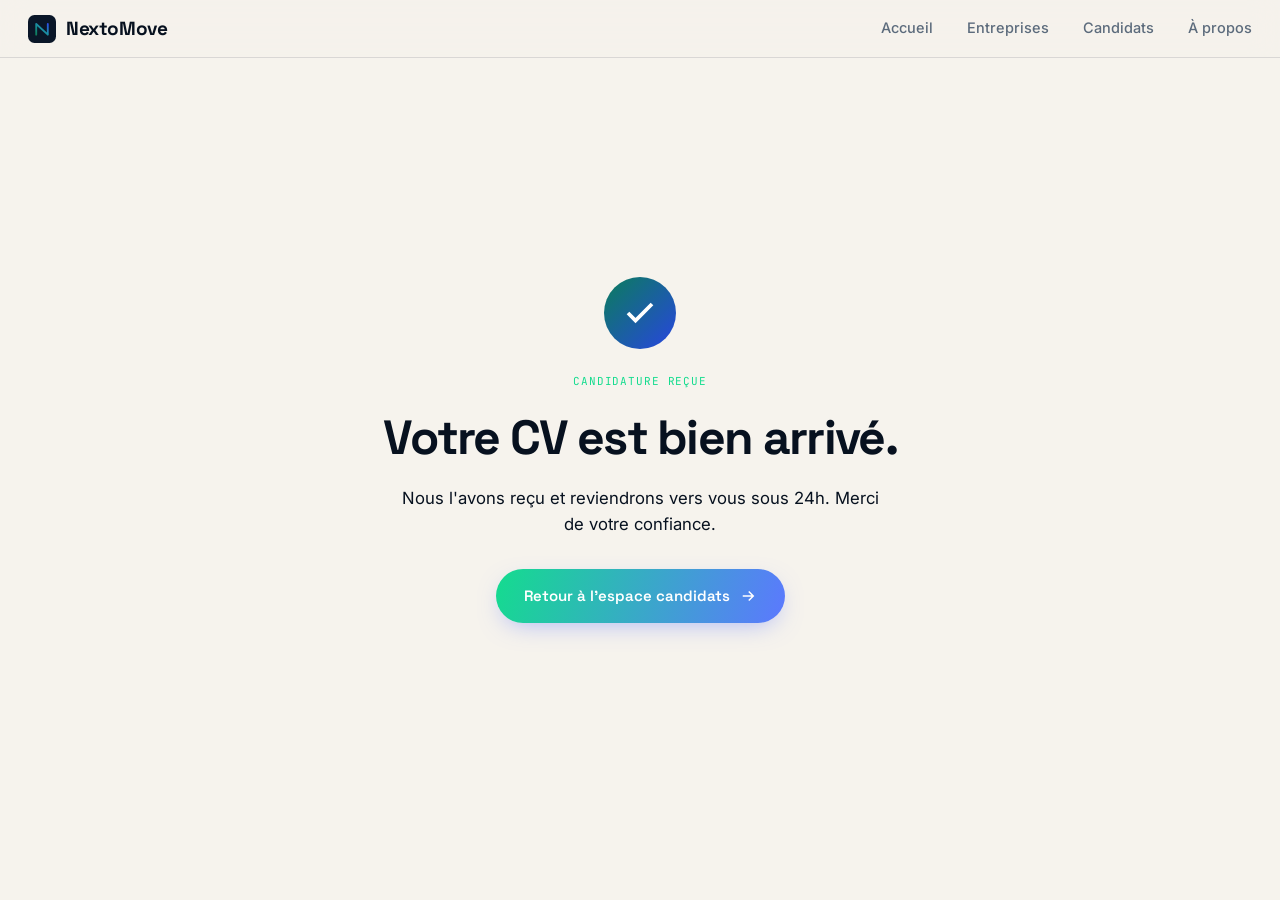
<file: merci.html>
<!DOCTYPE html>
<html lang="fr">
<head>
<meta charset="UTF-8">
<meta name="viewport" content="width=device-width, initial-scale=1.0">
<title>Candidature envoyée — NextoMove</title>
<link rel="icon" href="data:image/svg+xml,%3Csvg xmlns='http://www.w3.org/2000/svg' viewBox='0 0 512 512'%3E%3Crect width='512' height='512' rx='118' fill='%230A1628'/%3E%3Cpath d='M 150 360 L 150 165 L 362 360 L 362 165' fill='none' stroke='%232B4EE6' stroke-width='34' stroke-linecap='round' stroke-linejoin='round'/%3E%3C/svg%3E">
<link rel="preconnect" href="https://fonts.googleapis.com">
<link rel="preconnect" href="https://fonts.gstatic.com" crossorigin>
<link href="https://fonts.googleapis.com/css2?family=Space+Grotesk:wght@400;500;600;700&family=Inter:wght@400;500;600&family=JetBrains+Mono:wght@400;500&display=swap" rel="stylesheet">
<link rel="stylesheet" href="style.css">
<style>
  .merci-wrap {
    min-height: 100vh;
    display: flex;
    flex-direction: column;
    align-items: center;
    justify-content: center;
    text-align: center;
    padding: 2rem;
    gap: 1.5rem;
  }
  .merci-icon {
    width: 72px; height: 72px;
    border-radius: 50%;
    background: linear-gradient(135deg, var(--emerald), var(--azur));
    display: flex; align-items: center; justify-content: center;
    flex-shrink: 0;
  }
  .merci-icon svg { width: 36px; height: 36px; stroke: #fff; }
  .merci-wrap h1 { font-size: clamp(1.8rem, 5vw, 3rem); margin: 0; }
  .merci-wrap p  { color: var(--ink-2); max-width: 480px; margin: 0; font-size: 1.05rem; }
  .merci-tag { font-family: var(--mono); font-size: 11px; letter-spacing: .08em; color: var(--emerald-lt); text-transform: uppercase; }
</style>
</head>
<body>

<nav id="nav">
  <a href="index.html" class="logo">
    <svg class="logo-mark" viewBox="0 0 512 512" width="30" height="30" aria-hidden="true">
      <rect width="512" height="512" rx="118" fill="#0A1628"/>
      <path d="M 150 360 L 150 165 L 362 360 L 362 165" fill="none" stroke="url(#navM)" stroke-width="34" stroke-linecap="round" stroke-linejoin="round"/>
      <defs><linearGradient id="navM" x1="0" y1="1" x2="1" y2="0"><stop offset="0%" stop-color="#0E7C5A"/><stop offset="55%" stop-color="#1B8FA8"/><stop offset="100%" stop-color="#2B4EE6"/></linearGradient></defs>
    </svg>
    NextoMove</a>
  <div class="nav-links" id="navLinks">
    <a href="index.html">Accueil</a>
    <a href="entreprise.html">Entreprises</a>
    <a href="candidats.html">Candidats</a>
    <a href="about.html">À propos</a>
  </div>
  <div class="burger" id="burger"><span></span><span></span><span></span></div>
</nav>

<div class="merci-wrap">
  <div class="merci-icon">
    <svg viewBox="0 0 24 24" fill="none" stroke-width="2.5"><path d="M20 6 9 17l-5-5"/></svg>
  </div>
  <span class="merci-tag">Candidature reçue</span>
  <h1>Votre CV est bien arrivé.</h1>
  <p>Nous l'avons reçu et reviendrons vers vous sous 24h. Merci de votre confiance.</p>
  <a href="candidats.html" class="btn-primary" style="margin-top:.5rem">
    Retour à l'espace candidats
    <svg width="18" height="18" viewBox="0 0 24 24" fill="none" stroke="currentColor" stroke-width="2"><path d="M5 12h14M13 6l6 6-6 6"/></svg>
  </a>
</div>

<script src="script.js"></script>
</body>
</html>
</file>
<file: style.css>
:root{
    --night:#07111F;
    --night-2:#0D1B2E;
    --stone:#F6F3ED;
    --stone-2:#EDE9DE;
    --emerald:#0B7D5B;
    --emerald-lt:#14DC8E;
    --azur:#2845E0;
    --azur-lt:#5C78FF;
    --sand:#E8A52C;
    --ink:#07111F;
    --muted:#5C6B7C;
    --line:rgba(10,22,40,.12);
    --display:'Space Grotesk',sans-serif;
    --body:'Inter',sans-serif;
    --mono:'JetBrains Mono',monospace;
  }
  *{margin:0;padding:0;box-sizing:border-box}
  html{scroll-behavior:smooth;scroll-padding-top:72px}
  body{
    font-family:var(--body);
    background:var(--stone);
    color:var(--ink);
    line-height:1.55;
    -webkit-font-smoothing:antialiased;
    overflow-x:hidden;
  }
  ::selection{background:var(--emerald);color:var(--stone)}
  a{color:inherit;text-decoration:none}
  .wrap{max-width:1180px;margin:0 auto;padding:0 28px}

  /* ---------- NAV ---------- */
  nav{
    position:fixed;top:0;left:0;right:0;z-index:100;
    display:flex;align-items:center;justify-content:space-between;
    padding:14px 28px;
    background:rgba(245,242,236,.9);
    backdrop-filter:blur(14px);
    box-shadow:0 1px 0 var(--line);
    transition:background .4s ease,padding .4s ease,box-shadow .4s ease;
  }
  nav.scrolled{
    background:rgba(245,242,236,.9);
    backdrop-filter:blur(14px);
    padding:14px 28px;
    box-shadow:0 1px 0 var(--line);
  }
  .logo{display:flex;align-items:center;gap:10px;font-family:var(--display);font-weight:700;font-size:19px;letter-spacing:-.02em}
  .logo .logo-mark{display:block;flex-shrink:0;transition:transform .4s cubic-bezier(.34,1.56,.64,1)}
  .logo:hover .logo-mark{transform:rotate(-8deg) scale(1.08)}
  nav .logo .logo-mark{width:28px;height:28px}
  .nav-links{display:flex;gap:34px;align-items:center}
  .nav-links a{font-size:14.5px;font-weight:500;color:var(--muted);transition:color .2s}
  .nav-links a:hover{color:var(--ink)}
  .nav-links a.nav-cta{
    font-family:var(--display);font-weight:700;font-size:14.5px;letter-spacing:.01em;
    background:linear-gradient(110deg,var(--emerald-lt),var(--azur-lt));color:#fff;
    padding:12px 22px;border-radius:100px;
    display:inline-flex;align-items:center;gap:8px;
    box-shadow:0 6px 20px -6px rgba(92,120,255,.55);
    transition:transform .2s,box-shadow .2s,filter .2s;
  }
  .nav-links a.nav-cta:hover{color:#fff}
  .nav-cta svg{transition:transform .2s}
  .nav-cta:hover{transform:translateY(-2px);box-shadow:0 10px 24px -6px rgba(43,78,230,.7);filter:brightness(1.08)}
  .nav-cta:hover svg{transform:translateX(3px)}
  .burger{display:none;flex-direction:column;gap:5px;cursor:pointer;padding:6px}
  .burger span{width:24px;height:2px;background:var(--ink);transition:.3s}

  /* ---------- HERO ---------- */
  header{
    position:relative;min-height:100vh;
    display:flex;flex-direction:column;justify-content:center;
    padding-top:90px;overflow:hidden;
  }
  .hero-grid{
    display:grid;grid-template-columns:1.15fr .85fr;gap:40px;align-items:center;
  }
  .eyebrow{
    display:inline-flex;align-items:center;gap:9px;
    font-family:var(--mono);font-size:12.5px;font-weight:500;
    text-transform:uppercase;letter-spacing:.14em;color:var(--emerald);
    margin-bottom:26px;
  }
  .eyebrow::before{content:'';width:26px;height:1px;background:var(--emerald)}
  h1{
    font-family:var(--display);font-weight:700;
    font-size:clamp(2.6rem,6.2vw,4.9rem);
    line-height:.98;letter-spacing:-.035em;
  }
  h1 .grad{
    background:linear-gradient(100deg,var(--emerald) 10%,var(--azur) 90%);
    -webkit-background-clip:text;background-clip:text;color:transparent;
  }
  .hero-sub{
    font-size:clamp(1.05rem,1.5vw,1.22rem);color:var(--muted);
    max-width:480px;margin:28px 0 38px;line-height:1.6;
  }
  .hero-actions{display:flex;gap:16px;flex-wrap:wrap;align-items:center}
  .btn-primary{
    font-family:var(--display);font-weight:600;font-size:15px;
    background:linear-gradient(110deg,var(--emerald-lt),var(--azur-lt));color:#fff;
    padding:15px 28px;border-radius:100px;
    display:inline-flex;align-items:center;gap:9px;
    box-shadow:0 8px 24px -8px rgba(92,120,255,.5);
    transition:transform .25s,box-shadow .25s,filter .25s;
  }
  .btn-primary:hover{transform:translateY(-3px);box-shadow:0 16px 34px -10px rgba(92,120,255,.65);filter:brightness(1.07)}
  .btn-primary svg{transition:transform .25s}
  .btn-primary:hover svg{transform:translateX(4px)}
  .btn-ghost{
    font-family:var(--display);font-weight:600;font-size:15px;
    color:var(--ink);padding:15px 10px;
    border-bottom:2px solid transparent;transition:border-color .25s;
  }
  .btn-ghost:hover{border-color:var(--emerald)}

  /* ---------- BRIDGE (signature) ---------- */
  .bridge{position:relative;width:100%;aspect-ratio:1/1;max-width:440px;margin-left:auto}
  .bridge svg{width:100%;height:100%;overflow:visible}
  .node-label{font-family:var(--mono);font-size:11px;font-weight:500;letter-spacing:.05em}
  .stat-float{
    position:absolute;background:var(--stone);border:1px solid var(--line);
    border-radius:14px;padding:12px 15px;box-shadow:0 12px 30px -14px rgba(10,22,40,.3);
    display:flex;flex-direction:column;gap:1px;
  }
  .stat-float .num{font-family:var(--display);font-weight:700;font-size:22px;letter-spacing:-.02em}
  .stat-float .lbl{font-family:var(--mono);font-size:10px;color:var(--muted);text-transform:uppercase;letter-spacing:.08em}
  .sf-1{top:6%;left:-6%;animation:float1 6s ease-in-out infinite}
  .sf-2{bottom:10%;right:-8%;animation:float2 7s ease-in-out infinite}
  @keyframes float1{0%,100%{transform:translateY(0)}50%{transform:translateY(-10px)}}
  @keyframes float2{0%,100%{transform:translateY(0)}50%{transform:translateY(10px)}}

  .scroll-hint{
    position:absolute;bottom:30px;left:50%;transform:translateX(-50%);
    font-family:var(--mono);font-size:11px;letter-spacing:.14em;text-transform:uppercase;
    color:var(--muted);display:flex;flex-direction:column;align-items:center;gap:8px;
  }
  .scroll-hint .bar{width:1px;height:34px;background:linear-gradient(var(--muted),transparent);animation:pulse 2s infinite}
  @keyframes pulse{0%,100%{opacity:.3}50%{opacity:1}}

  /* ---------- REVEAL ---------- */
  .reveal{opacity:0;transform:translateY(28px);transition:opacity .8s cubic-bezier(.16,1,.3,1),transform .8s cubic-bezier(.16,1,.3,1)}
  .reveal.in{opacity:1;transform:none} /* fallback IO si GSAP absent */

  /* ---------- SECTION FRAME ---------- */
  section{padding:110px 0;position:relative}
  .sec-head{max-width:640px;margin-bottom:64px}
  .sec-tag{font-family:var(--mono);font-size:12.5px;font-weight:500;letter-spacing:.14em;text-transform:uppercase;color:var(--azur);margin-bottom:18px;display:block}
  .sec-title{font-family:var(--display);font-weight:700;font-size:clamp(1.9rem,3.6vw,2.9rem);line-height:1.05;letter-spacing:-.03em}
  .sec-desc{color:var(--muted);font-size:1.08rem;margin-top:18px;max-width:540px}

  /* ---------- PROBLEM (two columns) ---------- */
  .problem{background:var(--night);color:var(--stone)}
  .problem .sec-tag{color:var(--emerald-lt)}
  .problem .sec-desc{color:rgba(245,242,236,.6)}
  .split{display:grid;grid-template-columns:1fr 1fr;gap:2px;border:1px solid rgba(245,242,236,.14);border-radius:20px;overflow:hidden}
  .split-col{padding:44px 40px;background:var(--night)}
  .split-col h3{font-family:var(--display);font-weight:600;font-size:1.35rem;margin-bottom:8px;display:flex;align-items:center;gap:12px}
  .split-col .flag{font-family:var(--mono);font-size:11px;padding:4px 10px;border-radius:100px;letter-spacing:.06em}
  .fr-flag{background:rgba(43,78,230,.2);color:var(--azur-lt)}
  .ma-flag{background:rgba(22,163,116,.18);color:var(--emerald-lt)}
  .split-col p.role{color:rgba(245,242,236,.55);font-size:.95rem;margin-bottom:26px}
  .pain{display:flex;gap:14px;padding:15px 0;border-top:1px solid rgba(245,242,236,.1);align-items:flex-start}
  .pain:last-child{padding-bottom:0}
  .pain .idx{font-family:var(--mono);font-size:12px;color:rgba(245,242,236,.4);padding-top:2px}
  .pain span{font-size:.98rem;color:rgba(245,242,236,.85)}
  .bridge-mid{
    text-align:center;padding:40px 0 0;
    font-family:var(--display);font-weight:600;font-size:1.15rem;color:var(--stone);
  }
  .bridge-mid em{font-style:normal;background:linear-gradient(100deg,var(--emerald-lt),var(--azur-lt));-webkit-background-clip:text;background-clip:text;color:transparent}

  /* ---------- ROLES ---------- */
  .roles-grid{display:grid;grid-template-columns:repeat(4,1fr);gap:16px}
  .role-card{
    background:var(--stone-2);border:1px solid var(--line);border-radius:16px;
    padding:26px 22px;transition:transform .3s,border-color .3s,background .3s;position:relative;overflow:hidden;
  }
  .role-card::after{content:'';position:absolute;inset:0;background:linear-gradient(135deg,rgba(14,124,90,.06),rgba(43,78,230,.06));opacity:0;transition:opacity .3s}
  .role-card:hover{transform:translateY(-6px);border-color:transparent}
  .role-card:hover::after{opacity:1}
  .role-card .tech{font-family:var(--mono);font-size:11px;color:var(--emerald);letter-spacing:.05em;margin-bottom:14px;position:relative;z-index:1}
  .role-card h4{font-family:var(--display);font-weight:600;font-size:1.12rem;line-height:1.2;position:relative;z-index:1}
  .role-card p{font-size:.88rem;color:var(--muted);margin-top:8px;position:relative;z-index:1}

  /* ---------- PROCESS ---------- */
  .process{background:var(--night-2);color:var(--stone)}
  .process .sec-tag{color:var(--sand)}
  .process .sec-desc{color:rgba(245,242,236,.6)}
  .steps{position:relative}
  .steps::before{content:'';position:absolute;left:31px;top:20px;bottom:20px;width:2px;background:linear-gradient(var(--emerald),var(--azur))}
  .step{display:grid;grid-template-columns:64px 1fr;gap:26px;padding:22px 0;position:relative}
  .step-num{
    width:64px;height:64px;border-radius:50%;
    background:var(--night);border:2px solid rgba(245,242,236,.18);
    display:flex;align-items:center;justify-content:center;
    font-family:var(--display);font-weight:700;font-size:1.3rem;
    position:relative;z-index:2;transition:border-color .3s,background .3s,transform .3s;
  }
  .step:hover .step-num{border-color:var(--emerald-lt);background:var(--emerald);transform:scale(1.06)}
  .step-body{padding-top:8px}
  .step-body h4{font-family:var(--display);font-weight:600;font-size:1.25rem;margin-bottom:6px}
  .step-body p{color:rgba(245,242,236,.62);font-size:.98rem;max-width:560px}
  .step-tags{display:flex;gap:8px;flex-wrap:wrap;margin-top:12px}
  .step-tags span{font-family:var(--mono);font-size:11px;padding:5px 11px;border-radius:100px;background:rgba(245,242,236,.08);color:rgba(245,242,236,.7)}

  /* ---------- PRICING ---------- */
  .pricing-grid{display:grid;grid-template-columns:1fr 1fr;gap:22px;align-items:stretch}
  .price-card{
    border:1px solid var(--line);border-radius:22px;padding:38px 36px;background:var(--stone-2);
    display:flex;flex-direction:column;transition:transform .3s,box-shadow .3s;
  }
  .price-card:hover{transform:translateY(-5px);box-shadow:0 24px 50px -22px rgba(10,22,40,.28)}
  .price-card.featured{background:var(--night);color:var(--stone);border-color:var(--night)}
  .price-card .ptag{font-family:var(--mono);font-size:12px;letter-spacing:.1em;text-transform:uppercase;color:var(--emerald);margin-bottom:16px}
  .price-card.featured .ptag{color:var(--emerald-lt)}
  .price-card h3{font-family:var(--display);font-weight:700;font-size:1.5rem;letter-spacing:-.02em;margin-bottom:10px}
  .price-card .desc{font-size:.96rem;color:var(--muted);margin-bottom:26px}
  .price-card.featured .desc{color:rgba(245,242,236,.6)}
  .price-rows{display:flex;flex-direction:column;gap:2px;margin-bottom:26px}
  .price-row{display:flex;justify-content:space-between;align-items:baseline;padding:14px 0;border-top:1px solid var(--line)}
  .price-card.featured .price-row{border-color:rgba(245,242,236,.14)}
  .price-row .lvl{font-size:.98rem;font-weight:500}
  .price-row .amt{font-family:var(--display);font-weight:700;font-size:1.35rem;letter-spacing:-.02em}
  .price-row .amt small{font-family:var(--body);font-weight:400;font-size:.8rem;color:var(--muted)}
  .price-card.featured .price-row .amt small{color:rgba(245,242,236,.5)}
  .price-note{margin-top:auto;font-size:.86rem;color:var(--muted);font-family:var(--mono)}
  .price-card.featured .price-note{color:rgba(245,242,236,.5)}
  .pricing-custom{text-align:center;font-size:.95rem;color:var(--muted);margin-top:32px}
  .pricing-custom a{color:var(--azur);font-weight:500;text-decoration:none}
  .pricing-custom a:hover{text-decoration:underline}
  .free-badge{display:inline-flex;align-items:center;gap:8px;font-size:.92rem;font-weight:500;color:var(--emerald);margin-top:16px}

  /* ---------- VISION ---------- */
  .vision-track{display:grid;grid-template-columns:repeat(3,1fr);gap:20px}
  .phase{border:1px solid var(--line);border-radius:18px;padding:32px 28px;position:relative;overflow:hidden;transition:transform .3s}
  .phase:hover{transform:translateY(-6px)}
  .phase .ph-num{font-family:var(--mono);font-size:12px;letter-spacing:.12em;color:var(--muted);margin-bottom:auto}
  .phase .ph-bar{height:4px;border-radius:4px;margin:18px 0 22px}
  .phase:nth-child(1) .ph-bar{width:33%;background:var(--emerald)}
  .phase:nth-child(2) .ph-bar{width:66%;background:linear-gradient(90deg,var(--emerald),var(--sand))}
  .phase:nth-child(3) .ph-bar{width:100%;background:linear-gradient(90deg,var(--emerald),var(--azur))}
  .phase h4{font-family:var(--display);font-weight:600;font-size:1.25rem;margin-bottom:10px;line-height:1.15}
  .phase p{font-size:.96rem;color:var(--muted)}
  .phase .ph-list{margin-top:16px;display:flex;flex-wrap:wrap;gap:7px}
  .phase .ph-list span{font-family:var(--mono);font-size:11px;padding:5px 10px;border-radius:100px;background:var(--stone-2);color:var(--ink)}

  /* ---------- QUOTE ---------- */
  .quote{background:var(--night);color:var(--stone);text-align:center}
  .quote blockquote{
    font-family:var(--display);font-weight:500;
    font-size:clamp(1.5rem,3.4vw,2.4rem);line-height:1.25;letter-spacing:-.02em;
    max-width:880px;margin:0 auto;
  }
  .quote blockquote .hl{background:linear-gradient(100deg,var(--emerald-lt),var(--azur-lt));-webkit-background-clip:text;background-clip:text;color:transparent}
  .quote .qmark{font-family:var(--display);font-size:5rem;line-height:0;color:var(--emerald-lt);opacity:.35;margin-bottom:20px;display:block}

  /* ---------- CONTACT ---------- */
  .contact-grid{display:grid;grid-template-columns:1fr 1fr;gap:56px;align-items:center}
  .contact-form{display:flex;flex-direction:column;gap:16px}
  .field{display:flex;flex-direction:column;gap:7px}
  .field label{font-family:var(--mono);font-size:12px;letter-spacing:.06em;text-transform:uppercase;color:var(--muted)}
  .field input,.field select,.field textarea{
    font-family:var(--body);font-size:1rem;padding:14px 16px;
    background:var(--stone-2);border:1px solid var(--line);border-radius:12px;color:var(--ink);
    transition:border-color .2s,box-shadow .2s;
  }
  .field input:focus,.field select:focus,.field textarea:focus{outline:none;border-color:var(--emerald);box-shadow:0 0 0 3px rgba(14,124,90,.12)}
  .field textarea{resize:vertical;min-height:100px}
  .req{color:#e04545;margin-left:2px}
  .field-msg{font-family:var(--mono);font-size:11px;letter-spacing:.04em;min-height:14px}
  .field.error .field-msg{color:#e04545}
  .field.success .field-msg{color:var(--emerald)}
  .field.error input,.field.error select,.field.error textarea{border-color:#e04545;box-shadow:0 0 0 3px rgba(224,69,69,.1)}
  .field.success input,.field.success select,.field.success textarea{border-color:var(--emerald)}
  .cand-form .field.error input,.cand-form .field.error select,.cand-form .field.error .dropzone{border-color:#fc8181;box-shadow:0 0 0 3px rgba(252,129,129,.12)}
  .cand-form .field.error .field-msg{color:#fc8181}
  .cand-form .field.success input,.cand-form .field.success select{border-color:var(--emerald-lt)}
  .cand-form .field.success .field-msg{color:var(--emerald-lt)}
  .form-btn{font-family:var(--display);font-weight:600;font-size:15px;background:var(--ink);color:var(--stone);padding:16px;border:none;border-radius:12px;cursor:pointer;transition:background .25s,transform .2s;margin-top:6px}
  .form-btn:hover{background:var(--emerald);transform:translateY(-2px)}
  .contact-aside h3{font-family:var(--display);font-weight:700;font-size:clamp(1.8rem,3vw,2.4rem);letter-spacing:-.03em;line-height:1.05;margin-bottom:20px}
  .contact-aside p{color:var(--muted);font-size:1.05rem;margin-bottom:28px;max-width:400px}
  .contact-detail{display:flex;gap:14px;align-items:center;padding:16px 0;border-top:1px solid var(--line)}
  .contact-detail .ci{width:42px;height:42px;border-radius:12px;background:var(--stone-2);display:flex;align-items:center;justify-content:center;flex-shrink:0}
  .contact-detail .ci svg{width:20px;height:20px;stroke:var(--emerald)}
  .contact-detail .ct{font-family:var(--mono);font-size:11px;text-transform:uppercase;letter-spacing:.08em;color:var(--muted)}
  .contact-detail .cv{font-weight:500;font-size:1rem}

  /* ---------- FOOTER ---------- */
  footer{background:var(--night);color:var(--stone);padding:60px 0 34px}
  .foot-top{display:flex;justify-content:space-between;align-items:flex-start;gap:40px;flex-wrap:wrap;padding-bottom:40px;border-bottom:1px solid rgba(245,242,236,.12)}
  .foot-brand{max-width:320px}
  .foot-brand .logo{color:var(--stone);margin-bottom:16px}
  .foot-brand p{color:rgba(245,242,236,.55);font-size:.95rem}
  .foot-cols{display:flex;gap:64px;flex-wrap:wrap}
  .foot-col h5{font-family:var(--mono);font-size:11px;text-transform:uppercase;letter-spacing:.1em;color:rgba(245,242,236,.5);margin-bottom:16px}
  .foot-col a{display:block;color:rgba(245,242,236,.8);font-size:.95rem;padding:6px 0;transition:color .2s}
  .foot-col a:hover{color:var(--emerald-lt)}
  .foot-bottom{display:flex;justify-content:space-between;align-items:center;padding-top:26px;flex-wrap:wrap;gap:12px}
  .foot-bottom p{color:rgba(245,242,236,.45);font-size:.85rem;font-family:var(--mono)}

  /* ---------- CANDIDAT ---------- */
  .candidate{background:var(--night-2);color:var(--stone);position:relative;overflow:hidden}
  .candidate::before{content:'';position:absolute;top:-120px;right:-120px;width:420px;height:420px;border-radius:50%;background:radial-gradient(circle,rgba(14,124,90,.22),transparent 70%);pointer-events:none}
  .candidate .sec-tag{color:var(--emerald-lt)}
  .candidate .sec-desc{color:rgba(245,242,236,.62)}
  .cand-grid{display:grid;grid-template-columns:1fr 1fr;gap:56px;align-items:start;position:relative;z-index:1}
  /* candidate journey */
  .cand-journey{display:flex;flex-direction:column;gap:0}
  .cj-step{display:grid;grid-template-columns:52px 1fr;gap:20px;position:relative;padding-bottom:30px}
  .cj-step:last-child{padding-bottom:0}
  .cj-step::before{content:'';position:absolute;left:25px;top:52px;bottom:-4px;width:2px;background:linear-gradient(var(--emerald-lt),rgba(245,242,236,.12))}
  .cj-step:last-child::before{display:none}
  .cj-dot{
    width:52px;height:52px;border-radius:14px;flex-shrink:0;
    background:var(--night);border:1px solid rgba(245,242,236,.18);
    display:flex;align-items:center;justify-content:center;
    font-family:var(--display);font-weight:700;font-size:1.05rem;color:var(--emerald-lt);
    position:relative;z-index:2;
  }
  .cj-body h4{font-family:var(--display);font-weight:600;font-size:1.14rem;margin-bottom:5px;padding-top:12px}
  .cj-body p{color:rgba(245,242,236,.6);font-size:.95rem}
  .cj-body .cj-time{font-family:var(--mono);font-size:11px;color:var(--sand);letter-spacing:.05em;margin-top:6px;display:inline-block}
  /* candidate form / dropzone */
  .cand-form{background:var(--night);border:1px solid rgba(245,242,236,.14);border-radius:22px;padding:34px 32px;display:flex;flex-direction:column;gap:15px}
  .cand-form h3{font-family:var(--display);font-weight:700;font-size:1.35rem;letter-spacing:-.02em;margin-bottom:2px}
  .cand-form .cf-sub{color:rgba(245,242,236,.58);font-size:.94rem;margin-bottom:12px}
  .cand-form .field label{color:rgba(245,242,236,.55)}
  .cand-form .field input,.cand-form .field select{background:var(--night-2);border-color:rgba(245,242,236,.16);color:var(--stone)}
  .cand-form .field input::placeholder{color:rgba(245,242,236,.35)}
  .cand-form .field input:focus,.cand-form .field select:focus{border-color:var(--emerald-lt);box-shadow:0 0 0 3px rgba(22,163,116,.18)}
  .cand-form .field select option{background:var(--night-2);color:var(--stone)}
  .dropzone{
    border:1.5px dashed rgba(245,242,236,.28);border-radius:14px;
    padding:28px 20px;text-align:center;cursor:pointer;
    transition:border-color .25s,background .25s;
    display:flex;flex-direction:column;align-items:center;gap:10px;
  }
  .dropzone:hover,.dropzone.drag{border-color:var(--emerald-lt);background:rgba(22,163,116,.08)}
  .dropzone svg{width:30px;height:30px;stroke:var(--emerald-lt)}
  .dropzone .dz-main{font-family:var(--display);font-weight:600;font-size:.98rem;color:var(--stone)}
  .dropzone .dz-sub{font-family:var(--mono);font-size:11px;color:rgba(245,242,236,.45);letter-spacing:.04em}
  .dropzone.has-file{border-color:var(--emerald-lt);background:rgba(22,163,116,.1)}
  .dropzone.has-file .dz-main{color:var(--emerald-lt)}
  .cand-btn{font-family:var(--display);font-weight:600;font-size:15px;background:var(--emerald);color:var(--stone);padding:16px;border:none;border-radius:12px;cursor:pointer;transition:background .25s,transform .2s;margin-top:4px}
  .cand-btn:hover{background:var(--emerald-lt);transform:translateY(-2px)}
  .cand-legal{font-family:var(--mono);font-size:11px;color:rgba(245,242,236,.4);text-align:center;line-height:1.5}

  /* ---------- HERO DARK ---------- */
  header{background:var(--night)}
  header:not(.page-hero){
    background:
      radial-gradient(ellipse 80% 70% at 105% 10%,rgba(92,120,255,.22) 0%,transparent 55%),
      radial-gradient(ellipse 65% 65% at -5% 92%,rgba(20,220,142,.15) 0%,transparent 55%),
      var(--night);
  }
  header:not(.page-hero)::before{
    content:'';position:absolute;inset:0;
    background-image:radial-gradient(rgba(255,255,255,.05) 1px,transparent 1px);
    background-size:28px 28px;
    pointer-events:none;z-index:0;
  }
  header .wrap{position:relative;z-index:1}
  header h1{color:var(--stone)}
  header .hero-sub{color:rgba(246,243,237,.65)}
  header .btn-ghost{color:var(--stone)}
  header .btn-ghost:hover{border-color:var(--emerald-lt)}
  header .scroll-hint{color:rgba(246,243,237,.38)}
  header .stat-float{
    background:rgba(255,255,255,.07);
    backdrop-filter:blur(20px);-webkit-backdrop-filter:blur(20px);
    border:1px solid rgba(255,255,255,.13);
    color:var(--stone);
    box-shadow:0 8px 32px -12px rgba(0,0,0,.65);
  }
  header .stat-float .lbl{color:rgba(246,243,237,.5)}

  /* ---------- SECTION MESH BLOBS ---------- */
  section{overflow:hidden}
  .mesh-blob{
    position:absolute;border-radius:50%;pointer-events:none;
    filter:blur(80px);opacity:.45;z-index:0;
  }
  .mesh-blob.b1{
    width:420px;height:420px;
    background:radial-gradient(circle,rgba(43,78,230,.35),transparent 70%);
    top:-120px;right:-80px;
  }
  .mesh-blob.b2{
    width:340px;height:340px;
    background:radial-gradient(circle,rgba(14,124,90,.28),transparent 70%);
    bottom:-80px;left:-60px;
  }
  .problem .mesh-blob.b1,.process .mesh-blob.b1,.quote .mesh-blob.b1{background:radial-gradient(circle,rgba(43,78,230,.25),transparent 70%)}
  .problem .mesh-blob.b2,.process .mesh-blob.b2,.quote .mesh-blob.b2{background:radial-gradient(circle,rgba(22,163,116,.2),transparent 70%)}
  section .wrap{position:relative;z-index:1}
  section .sec-head{position:relative;z-index:1}

  /* ---------- TILT CARDS ---------- */
  .role-card,.price-card,.phase,.step,.split-col,.cand-form{
    transition:transform .12s ease-out,box-shadow .12s ease-out;
    will-change:transform;
  }
  .role-card:hover{transform:none}
  .price-card:hover{transform:none}
  .phase:hover{transform:none}
  .role-card:hover{
    z-index:2;
    box-shadow:0 28px 64px -18px rgba(43,78,230,.3),0 8px 20px -8px rgba(43,78,230,.14);
    border-color:rgba(43,78,230,.2);
  }
  .price-card.featured:hover{box-shadow:0 32px 64px -18px rgba(43,78,230,.55)}
  .price-card:not(.featured):hover{box-shadow:0 28px 50px -18px rgba(10,22,40,.22)}
  .phase:hover{box-shadow:0 24px 50px -16px rgba(43,78,230,.22)}
  .split-col:hover{box-shadow:0 20px 50px -16px rgba(0,0,0,.4)}
  .split-col{border-radius:0;transition:transform .12s ease-out}
  .step{transition:transform .12s ease-out}
  .step:hover .step-num{border-color:var(--emerald-lt);background:var(--emerald);transform:scale(1.06)}

  /* ---------- DESIGN POLISH ---------- */
  #expertise{background:linear-gradient(160deg,var(--stone) 55%,rgba(92,120,255,.05))}
  #tarifs{background:linear-gradient(160deg,rgba(20,220,142,.04),var(--stone) 50%)}
  header.page-hero::after{
    content:'';position:absolute;
    width:600px;height:600px;border-radius:50%;
    background:radial-gradient(circle,rgba(88,120,255,.18) 0%,transparent 70%);
    top:50%;right:5%;transform:translateY(-50%);
    pointer-events:none;z-index:0;
  }
  .problem{border-top:1px solid rgba(245,242,236,.06)}
  .process{border-top:1px solid rgba(245,242,236,.06)}
  .role-card::before{
    content:'';position:absolute;inset:-1px;border-radius:inherit;
    background:linear-gradient(135deg,rgba(43,78,230,.18),rgba(14,124,90,.18));
    opacity:0;transition:opacity .3s;z-index:0;
  }
  .role-card:hover::before{opacity:1}
  .step-num{box-shadow:0 0 0 0 rgba(14,124,90,0);transition:border-color .3s,background .3s,transform .3s,box-shadow .3s}
  .step:hover .step-num{box-shadow:0 0 0 8px rgba(14,124,90,.12)}
  .phase{position:relative}
  .phase::after{
    content:'';position:absolute;inset:0;border-radius:inherit;
    background:linear-gradient(135deg,rgba(43,78,230,.18),rgba(14,124,90,.12));
    opacity:0;transition:opacity .3s;pointer-events:none;
  }
  .phase:hover::after{opacity:1}
  .price-card.featured::before{
    content:'';position:absolute;inset:-2px;border-radius:24px;
    background:linear-gradient(135deg,var(--emerald),var(--azur));
    z-index:-1;opacity:.4;transition:opacity .3s;
  }
  .price-card.featured:hover::before{opacity:.7}
  .price-card{position:relative;overflow:visible}
  .candidate .cand-form{
    border-radius:24px;padding:40px 36px;
    box-shadow:0 20px 60px -20px rgba(10,22,40,.3);
  }

  /* ---------- ABOUT ---------- */
  #about{padding:120px 0}
  .about-grid{display:grid;grid-template-columns:1.3fr 1fr;gap:56px;align-items:start;margin-top:56px}
  .about-card{background:#fff;border:1px solid var(--line);border-radius:24px;padding:44px;display:flex;flex-direction:column;gap:28px}
  .about-avatar{width:80px;height:80px;border-radius:50%;overflow:hidden;flex-shrink:0}
  .about-copy{display:flex;flex-direction:column;gap:16px}
  .about-name{font-family:var(--display);font-weight:700;font-size:1.35rem;letter-spacing:-.02em;color:var(--ink)}
  .about-role{font-family:var(--mono);font-size:12px;font-weight:500;text-transform:uppercase;letter-spacing:.1em;color:var(--emerald);margin-top:-6px}
  .about-copy p{font-size:15.5px;color:var(--muted);line-height:1.7}
  .about-copy em{color:var(--ink);font-style:normal;font-weight:600}
  .about-tags{display:flex;flex-wrap:wrap;gap:8px;margin-top:4px}
  .about-tags span{font-family:var(--mono);font-size:11.5px;font-weight:500;color:var(--azur);background:rgba(43,78,230,.07);border:1px solid rgba(43,78,230,.18);padding:5px 12px;border-radius:100px}
  .about-values{display:flex;flex-direction:column;gap:28px;padding-top:8px}
  .value-item{display:flex;gap:18px;align-items:flex-start}
  .vi-icon{width:44px;height:44px;flex-shrink:0;background:linear-gradient(135deg,rgba(14,124,90,.12),rgba(43,78,230,.12));border-radius:12px;display:flex;align-items:center;justify-content:center;color:var(--azur)}
  .value-item h4{font-family:var(--display);font-weight:600;font-size:15px;margin-bottom:5px}
  .value-item p{font-size:14px;color:var(--muted);line-height:1.6}

  /* ---------- NAV ON DARK PAGES ---------- */
  .nav-links a[aria-current="page"]{color:var(--ink);font-weight:600}

  /* ---------- PAGE HERO (sub-pages) ---------- */
  header.page-hero{min-height:60vh;padding:150px 0 90px;justify-content:flex-start}
  header.page-hero h1{font-size:clamp(2.2rem,5vw,3.8rem)}
  header.page-hero::before{
    content:'';position:absolute;inset:0;
    background:radial-gradient(ellipse 70% 60% at 70% 40%,rgba(43,78,230,.18) 0%,transparent 70%),
               radial-gradient(ellipse 50% 50% at 20% 70%,rgba(14,124,90,.14) 0%,transparent 60%);
    pointer-events:none;z-index:0;
  }
  header.page-hero .wrap{position:relative;z-index:1}
  .page-hero--candidats .eyebrow{color:var(--emerald-lt)}
  .page-hero--entreprise .eyebrow{color:var(--sand)}
  .free-hero-badge{
    margin-top:22px;display:inline-flex;align-items:center;gap:7px;
    font-family:var(--mono);font-size:12px;letter-spacing:.06em;color:var(--emerald-lt);
  }

  /* ---------- STATS BAR ---------- */
  .stats-bar{background:var(--stone-2);padding:42px 0;border-bottom:1px solid var(--line)}
  .stats-grid{display:grid;grid-template-columns:repeat(4,1fr);text-align:center;gap:20px}
  .stat-item{display:flex;flex-direction:column;gap:5px;padding:16px}
  .stat-num{font-family:var(--display);font-weight:700;font-size:2.2rem;letter-spacing:-.04em;line-height:1}
  .stat-lbl{font-family:var(--mono);font-size:11.5px;color:var(--muted);text-transform:uppercase;letter-spacing:.1em;margin-top:4px}

  /* ---------- GATEWAY CARDS ---------- */
  #solution{background:var(--stone)}
  .gateway-grid{display:grid;grid-template-columns:1fr 1fr;gap:24px;margin-top:64px}
  .gateway-card{
    display:flex;flex-direction:column;padding:46px 44px;border-radius:26px;
    border:1px solid var(--line);background:var(--stone-2);
    position:relative;overflow:hidden;
    transition:transform .3s,box-shadow .3s,border-color .3s;
    will-change:transform;
  }
  .gateway-card::before{
    content:'';position:absolute;inset:0;
    background:linear-gradient(135deg,rgba(43,78,230,.07),rgba(14,124,90,.07));
    opacity:0;transition:opacity .3s;
  }
  .gateway-card:hover{transform:translateY(-8px);box-shadow:0 32px 64px -20px rgba(43,78,230,.2);border-color:rgba(43,78,230,.18)}
  .gateway-card:hover::before{opacity:1}
  .gateway-card--cand{background:linear-gradient(160deg,var(--stone-2) 70%,rgba(14,124,90,.06))}
  .gateway-card--cand:hover{box-shadow:0 32px 64px -20px rgba(14,124,90,.2);border-color:rgba(14,124,90,.18)}
  .gc-tag{font-family:var(--mono);font-size:11.5px;text-transform:uppercase;letter-spacing:.12em;color:var(--azur);margin-bottom:20px}
  .gateway-card--cand .gc-tag{color:var(--emerald-lt)}
  .gateway-card h3{font-family:var(--display);font-weight:700;font-size:2.2rem;line-height:1;letter-spacing:-.035em;margin-bottom:18px}
  .gateway-card p{font-size:1.05rem;color:var(--muted);max-width:420px;line-height:1.6;flex:1}
  .gc-arrow{margin-top:28px;width:44px;height:44px;border-radius:50%;background:var(--ink);color:var(--stone);display:flex;align-items:center;justify-content:center;transition:transform .25s,background .25s;flex-shrink:0}
  .gateway-card:hover .gc-arrow{transform:translateX(4px) scale(1.08);background:var(--azur)}
  .gateway-card--cand:hover .gc-arrow{background:var(--emerald)}
  .gc-flag{position:absolute;top:28px;right:28px;width:42px;height:42px;border-radius:50%;background:var(--stone);border:1px solid var(--line);display:flex;align-items:center;justify-content:center}
  .gc-flag span{font-family:var(--mono);font-size:11px;font-weight:600;letter-spacing:.06em;color:var(--ink)}

  /* ---------- WHY SECTION ---------- */
  .why-section{background:var(--night);color:var(--stone)}
  .why-grid{display:grid;grid-template-columns:repeat(3,1fr);gap:20px}
  .why-card{
    background:rgba(255,255,255,.04);border:1px solid rgba(255,255,255,.09);
    border-radius:22px;padding:36px 32px;

    transition:transform .3s,border-color .3s,background .3s,box-shadow .3s;will-change:transform;
  }
  .why-card:hover{transform:translateY(-6px);background:rgba(255,255,255,.07);border-color:rgba(92,120,255,.3);box-shadow:0 20px 50px -20px rgba(92,120,255,.25)}
  .wc-icon{width:48px;height:48px;border-radius:14px;margin-bottom:22px;
    background:linear-gradient(135deg,rgba(14,124,90,.22),rgba(43,78,230,.22));
    display:flex;align-items:center;justify-content:center;color:var(--azur-lt);flex-shrink:0}
  .why-card h4{font-family:var(--display);font-weight:600;font-size:1.12rem;color:var(--stone);margin-bottom:10px}
  .why-card p{font-size:.95rem;color:rgba(245,242,236,.55);line-height:1.65}

  /* ---------- FAQ ---------- */
  .faq-list{max-width:740px;margin:0 auto;display:flex;flex-direction:column;gap:4px}
  .faq-item{border:1px solid var(--line);border-radius:16px;overflow:hidden;background:var(--stone-2);transition:border-color .2s}
  .faq-item:hover{border-color:rgba(43,78,230,.2)}
  .faq-item summary{
    padding:22px 24px;cursor:pointer;
    font-family:var(--display);font-weight:600;font-size:1.04rem;list-style:none;
    display:flex;justify-content:space-between;align-items:center;gap:16px;
    transition:color .2s;
  }
  .faq-item summary::-webkit-details-marker{display:none}
  .faq-item summary::after{content:'＋';font-size:1.2rem;color:var(--azur);flex-shrink:0;transition:transform .25s}
  .faq-item[open] summary::after{transform:rotate(45deg)}
  .faq-item[open] summary{color:var(--azur)}
  .faq-item p{padding:0 24px 22px;color:var(--muted);font-size:.97rem;line-height:1.7}

  /* ---------- RESPONSIVE ---------- */
  @media(max-width:900px){
    .hero-grid{grid-template-columns:1fr;gap:20px}
    .bridge{max-width:340px;margin:20px auto 0}
    .split,.roles-grid,.pricing-grid,.vision-track,.contact-grid,.cand-grid,.about-grid,.gateway-grid,.why-grid{grid-template-columns:1fr}
    .roles-grid{grid-template-columns:1fr 1fr}
    .stats-grid{grid-template-columns:1fr 1fr}
    .nav-links{display:none}
    .burger{display:flex}
    .nav-links.open{display:flex;position:absolute;top:100%;right:20px;flex-direction:column;background:var(--stone);padding:22px 26px;border-radius:16px;box-shadow:0 20px 40px -16px rgba(10,22,40,.3);gap:18px}
    body:has(.page-hero) .nav-links.open a:not(.nav-cta){color:var(--ink)}
    .foot-top{flex-direction:column}
    .sf-1{left:-2%}.sf-2{right:-2%}
    .gateway-card{padding:36px 32px}
    header.page-hero{padding:130px 0 70px;min-height:50vh}
  }
  @media(max-width:560px){
    .roles-grid{grid-template-columns:1fr}
    .stats-grid{grid-template-columns:1fr 1fr}
    section{padding:76px 0}
    .split-col{padding:32px 26px}
    .wrap{padding:0 20px}
    .gateway-card{padding:28px 24px}
    .gateway-card h3{font-size:1.75rem}
  }
  /* ---------- FOCUS ACCESSIBILITY ---------- */
  :focus-visible{outline:2px solid var(--azur-lt);outline-offset:3px;border-radius:4px}
  .field input:focus-visible,.field select:focus-visible,.field textarea:focus-visible{outline:none}

  @media(prefers-reduced-motion:reduce){
    *{animation:none!important;transition:none!important}
    .reveal{opacity:1;transform:none}
  }
</file>
